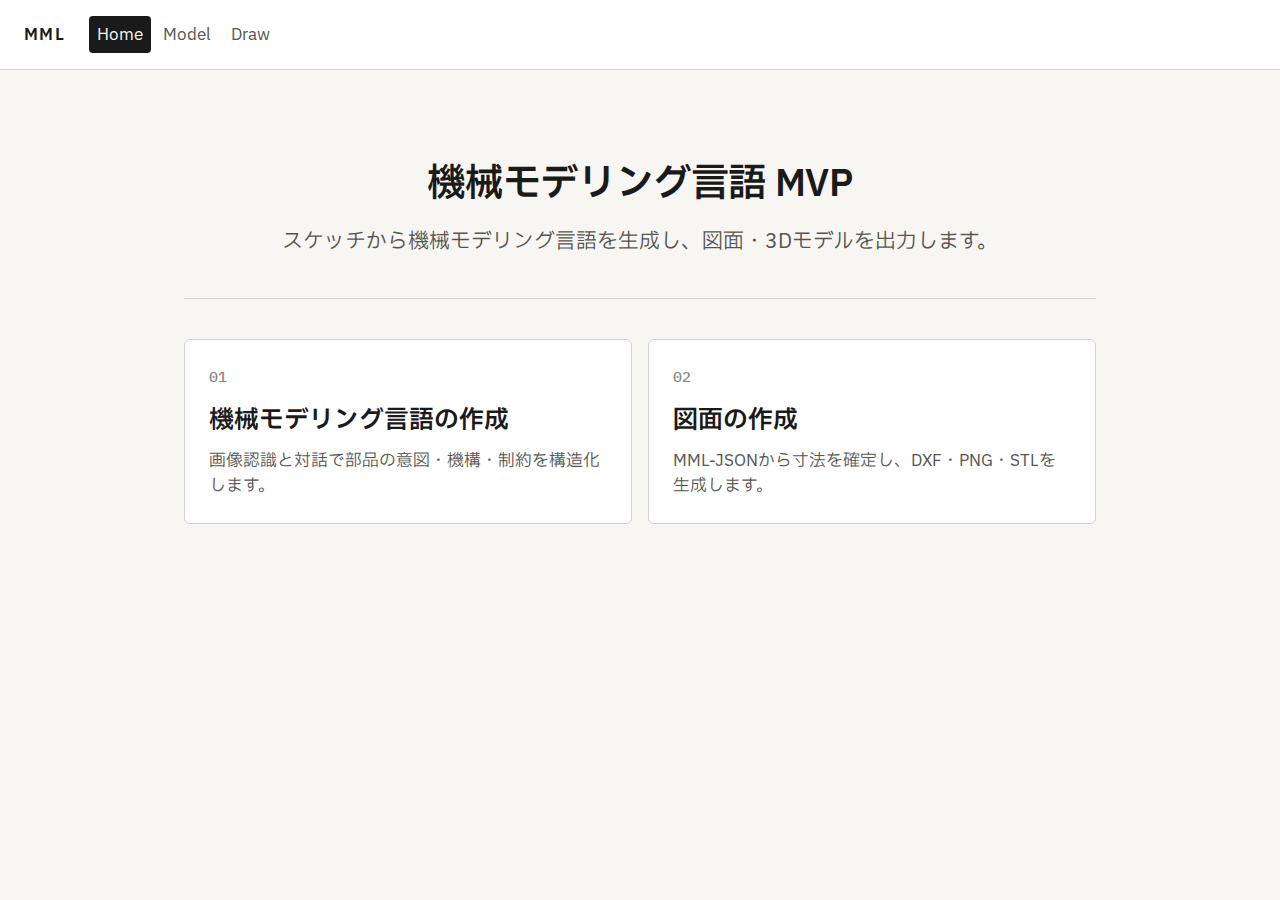
<file: templates/index.html>
<!doctype html>
<html lang="ja">
  <head>
    <meta charset="utf-8" />
    <meta name="viewport" content="width=device-width, initial-scale=1" />
    <title>機械モデリング言語 MVP</title>
    <link rel="stylesheet" href="/static/style.css?v=3" />
  </head>
  <body>
    <nav class="topbar">
      <span class="topbar-brand">MML</span>
      <div class="topbar-nav">
        <a class="topbar-link active" href="/">Home</a>
        <a class="topbar-link" href="/model">Model</a>
        <a class="topbar-link" href="/draw">Draw</a>
      </div>
    </nav>

    <main class="page page-wide">
      <header class="hero hero-home">
        <h1>機械モデリング言語 MVP</h1>
        <p>スケッチから機械モデリング言語を生成し、図面・3Dモデルを出力します。</p>
      </header>

      <div class="home-grid">
        <a class="home-card" href="/model">
          <span class="home-card-num">01</span>
          <span class="home-card-title">機械モデリング言語の作成</span>
          <span class="home-card-desc">画像認識と対話で部品の意図・機構・制約を構造化します。</span>
        </a>
        <a class="home-card" href="/draw">
          <span class="home-card-num">02</span>
          <span class="home-card-title">図面の作成</span>
          <span class="home-card-desc">MML-JSONから寸法を確定し、DXF・PNG・STLを生成します。</span>
        </a>
      </div>
    </main>
  </body>
</html>
</file>
<file: static/style.css>
@import url("https://fonts.googleapis.com/css2?family=IBM+Plex+Sans:wght@400;500;600&family=IBM+Plex+Sans+JP:wght@400;500;600&family=IBM+Plex+Mono:wght@400;500&display=swap");

/* ── tokens ── */
:root {
  --c-bg: #f7f6f3;
  --c-surface: #ffffff;
  --c-border: #d4d2cc;
  --c-border-light: #e8e6e1;
  --c-ink: #1a1a1a;
  --c-ink-2: #555550;
  --c-ink-3: #8a8a82;
  --c-primary: #c8553a;
  --c-primary-hover: #b04a32;
  --c-tag: #e9e7e2;
  --c-tag-text: #4a4a44;
  --c-code-bg: #f0efeb;
  --font-sans: "IBM Plex Sans", "IBM Plex Sans JP", "Hiragino Kaku Gothic ProN", sans-serif;
  --font-mono: "IBM Plex Mono", "Menlo", monospace;
  --space-xs: 4px;
  --space-s: 8px;
  --space-m: 16px;
  --space-l: 24px;
  --space-xl: 40px;
  --space-2xl: 64px;
  --radius-s: 4px;
  --radius-m: 6px;

  /* fluid font sizes: clamp(min, preferred, max) */
  --fs-xs:   clamp(0.8rem,  0.7rem + 0.4vw, 0.95rem);
  --fs-s:    clamp(0.9rem,  0.8rem + 0.5vw, 1.05rem);
  --fs-base: clamp(1rem,    0.85rem + 0.65vw, 1.2rem);
  --fs-m:    clamp(1.05rem, 0.9rem + 0.7vw, 1.3rem);
  --fs-l:    clamp(1.2rem,  1rem + 0.9vw, 1.55rem);
  --fs-xl:   clamp(1.6rem,  1.2rem + 1.6vw, 2.4rem);
}

/* ── reset ── */
*, *::before, *::after { box-sizing: border-box; }

body {
  margin: 0;
  min-height: 100vh;
  font-family: var(--font-sans);
  font-size: var(--fs-base);
  line-height: 1.7;
  color: var(--c-ink);
  background: var(--c-bg);
  -webkit-font-smoothing: antialiased;
}

a { color: inherit; text-decoration: none; }

/* ── nav ── */
.topbar {
  display: flex;
  align-items: center;
  gap: var(--space-l);
  padding: var(--space-m) var(--space-l);
  border-bottom: 1px solid var(--c-border);
  background: var(--c-surface);
}

.topbar-brand {
  font-size: var(--fs-s);
  font-weight: 600;
  letter-spacing: 0.08em;
  text-transform: uppercase;
  color: var(--c-ink);
}

.topbar-nav {
  display: flex;
  gap: var(--space-xs);
}

.topbar-link {
  padding: var(--space-xs) var(--space-s);
  font-size: var(--fs-s);
  color: var(--c-ink-2);
  border-radius: var(--radius-s);
  transition: background 0.15s;
}

.topbar-link:hover {
  background: var(--c-tag);
  color: var(--c-ink);
}

.topbar-link.active {
  background: var(--c-ink);
  color: var(--c-bg);
}

/* ── layout ── */
.page {
  max-width: 760px;
  margin: 0 auto;
  padding: var(--space-xl) var(--space-l) var(--space-2xl);
}

.page-wide {
  max-width: 960px;
}

/* ── hero ── */
.hero {
  margin-bottom: var(--space-xl);
  padding-bottom: var(--space-l);
  border-bottom: 1px solid var(--c-border);
}

.hero h1 {
  font-size: var(--fs-xl);
  font-weight: 600;
  margin: 0 0 var(--space-xs);
  letter-spacing: -0.01em;
}

.hero p {
  margin: 0;
  color: var(--c-ink-2);
  font-size: var(--fs-base);
}

.hero-home {
  text-align: center;
  padding-top: var(--space-xl);
  padding-bottom: var(--space-xl);
}

.hero-home h1 {
  font-size: var(--fs-xl);
  margin-bottom: var(--space-s);
}

.hero-home p {
  font-size: var(--fs-m);
}

/* ── card ── */
.card {
  background: var(--c-surface);
  border: 1px solid var(--c-border);
  border-radius: var(--radius-m);
  padding: var(--space-l);
}

.card + .card {
  margin-top: var(--space-m);
}

/* ── typography ── */
.lead {
  margin: 0 0 var(--space-m);
  color: var(--c-ink-2);
  font-size: var(--fs-base);
}

.section-title {
  font-size: var(--fs-m);
  font-weight: 600;
  margin: var(--space-l) 0 var(--space-m);
  padding-bottom: var(--space-s);
  border-bottom: 1px solid var(--c-border-light);
}

.section-title:first-child {
  margin-top: 0;
}

/* ── actions ── */
.actions {
  display: flex;
  gap: var(--space-s);
  flex-wrap: wrap;
  align-items: center;
}

/* ── home cards ── */
.home-grid {
  display: grid;
  grid-template-columns: 1fr 1fr;
  gap: var(--space-m);
}

.home-card {
  display: flex;
  flex-direction: column;
  gap: var(--space-s);
  background: var(--c-surface);
  border: 1px solid var(--c-border);
  border-radius: var(--radius-m);
  padding: var(--space-l);
  transition: border-color 0.15s;
}

.home-card:hover {
  border-color: var(--c-ink-3);
}

.home-card-num {
  font-size: var(--fs-xs);
  font-weight: 500;
  font-family: var(--font-mono);
  color: var(--c-ink-3);
}

.home-card-title {
  font-size: var(--fs-l);
  font-weight: 600;
}

.home-card-desc {
  font-size: var(--fs-s);
  color: var(--c-ink-2);
  line-height: 1.5;
}

/* ── form ── */
.form {
  display: flex;
  flex-direction: column;
  gap: var(--space-m);
}

.grid {
  display: grid;
  gap: var(--space-m);
  grid-template-columns: repeat(auto-fit, minmax(200px, 1fr));
}

.field {
  display: flex;
  flex-direction: column;
  gap: var(--space-xs);
}

.field > span,
.field > label {
  font-size: var(--fs-s);
  font-weight: 500;
  color: var(--c-ink-2);
}

.field input,
.field select,
.field textarea {
  padding: 10px 12px;
  border: 1px solid var(--c-border);
  border-radius: var(--radius-s);
  font-size: var(--fs-base);
  font-family: var(--font-sans);
  background: var(--c-surface);
  color: var(--c-ink);
  transition: border-color 0.15s;
}

.field input:focus,
.field select:focus,
.field textarea:focus {
  outline: none;
  border-color: var(--c-ink);
}

.field input[type="checkbox"] {
  width: 16px;
  height: 16px;
  accent-color: var(--c-primary);
}

.field input[type="file"] {
  font-size: var(--fs-s);
  padding: var(--space-s);
  border-style: dashed;
  cursor: pointer;
}

.field input[type="file"]:hover {
  border-color: var(--c-ink-3);
  background: var(--c-code-bg);
}

/* ── chat page layout ── */
.page-chat {
  display: flex;
  flex-direction: column;
  height: calc(100vh - 53px);
  max-width: 760px;
  margin: 0 auto;
  padding: 0 var(--space-l);
}

.page-chat .hero {
  flex-shrink: 0;
  margin-bottom: var(--space-m);
  padding-top: var(--space-l);
  padding-bottom: var(--space-m);
}

.page-chat .card {
  flex: 1;
  display: flex;
  flex-direction: column;
  min-height: 0;
  margin-bottom: var(--space-m);
}

.page-chat .form {
  flex: 1;
  display: flex;
  flex-direction: column;
  min-height: 0;
}

/* ── chat ── */
.chat {
  flex: 1;
  display: flex;
  flex-direction: column;
  gap: var(--space-s);
  overflow-y: auto;
  padding: var(--space-s) var(--space-xs);
  min-height: 0;
}

.chat-input-bar {
  flex-shrink: 0;
  display: flex;
  gap: var(--space-s);
  align-items: flex-end;
  padding: var(--space-m) 0 var(--space-xs);
  border-top: 1px solid var(--c-border-light);
}

.chat-input-bar input,
.chat-input-bar textarea {
  flex: 1;
  padding: 12px 14px;
  border: 1px solid var(--c-border);
  border-radius: var(--radius-s);
  font-size: var(--fs-base);
  font-family: var(--font-sans);
  background: var(--c-surface);
  color: var(--c-ink);
}

.chat-input-bar input:focus,
.chat-input-bar textarea:focus {
  outline: none;
  border-color: var(--c-ink);
}

.chat-input-bar textarea {
  resize: none;
  min-height: 44px;
  max-height: 120px;
}

.chat-actions {
  flex-shrink: 0;
  display: flex;
  gap: var(--space-s);
  flex-wrap: wrap;
  padding: var(--space-s) 0 var(--space-xs);
}

.message {
  display: flex;
}

.message.bot {
  justify-content: flex-start;
}

.message.user {
  justify-content: flex-end;
}

.bubble {
  max-width: 72%;
  padding: 12px 16px;
  font-size: var(--fs-base);
  line-height: 1.55;
}

.message.bot .bubble {
  background: var(--c-code-bg);
  border-radius: 2px var(--radius-m) var(--radius-m) var(--radius-m);
  color: var(--c-ink);
}

.message.user .bubble {
  background: var(--c-ink);
  color: var(--c-bg);
  border-radius: var(--radius-m) 2px var(--radius-m) var(--radius-m);
}

/* ── loading overlay ── */
.loading-overlay {
  display: none;
  position: fixed;
  inset: 0;
  z-index: 1000;
  background: rgba(247, 246, 243, 0.85);
  flex-direction: column;
  align-items: center;
  justify-content: center;
  gap: var(--space-l);
}

.loading-overlay.active {
  display: flex;
}

.loading-spinner {
  width: 40px;
  height: 40px;
  border: 3px solid var(--c-border);
  border-top-color: var(--c-ink);
  border-radius: 50%;
  animation: spin 0.8s linear infinite;
}

@keyframes spin {
  to { transform: rotate(360deg); }
}

.loading-text {
  font-size: var(--fs-base);
  color: var(--c-ink-2);
}

/* ── buttons ── */
.btn {
  display: inline-flex;
  align-items: center;
  justify-content: center;
  gap: var(--space-s);
  padding: 10px 20px;
  font-size: var(--fs-s);
  font-weight: 500;
  font-family: var(--font-sans);
  border: none;
  border-radius: var(--radius-s);
  cursor: pointer;
  text-decoration: none;
  transition: background 0.15s, opacity 0.15s;
  background: var(--c-ink);
  color: var(--c-bg);
}

.btn:hover {
  opacity: 0.85;
}

.btn.secondary {
  background: var(--c-tag);
  color: var(--c-ink);
}

.btn.secondary:hover {
  background: var(--c-border);
  opacity: 1;
}

.btn.accent {
  background: var(--c-primary);
  color: #fff;
}

.btn.accent:hover {
  background: var(--c-primary-hover);
  opacity: 1;
}

/* ── outputs grid ── */
.outputs {
  display: flex;
  flex-wrap: wrap;
  gap: var(--space-s);
  margin-bottom: var(--space-m);
}

.outputs .btn {
  font-family: var(--font-mono);
  font-size: var(--fs-xs);
  font-weight: 400;
  padding: 8px 16px;
  background: var(--c-tag);
  color: var(--c-tag-text);
  border: 1px solid var(--c-border-light);
}

.outputs .btn:hover {
  background: var(--c-border);
  border-color: var(--c-border);
  opacity: 1;
}

/* ── code block ── */
.code {
  background: var(--c-code-bg);
  padding: var(--space-m);
  border-radius: var(--radius-s);
  font-family: var(--font-mono);
  font-size: var(--fs-xs);
  line-height: 1.6;
  overflow-x: auto;
  margin: 0;
  border: 1px solid var(--c-border-light);
  white-space: pre-wrap;
  word-break: break-all;
}

/* ── preview ── */
.preview {
  margin-top: var(--space-m);
}

.preview img {
  max-width: 100%;
  border: 1px solid var(--c-border);
  border-radius: var(--radius-s);
}

/* ── link ── */
.link {
  display: inline-block;
  margin-top: var(--space-m);
  font-size: var(--fs-s);
  font-weight: 500;
  color: var(--c-primary);
  border-bottom: 1px solid transparent;
  transition: border-color 0.15s;
}

.link:hover {
  border-color: var(--c-primary);
}

/* ── notices ── */
.error {
  padding: 10px 14px;
  background: #fdf0ed;
  border: 1px solid #e8c4ba;
  border-radius: var(--radius-s);
  color: #9e3a22;
  font-size: var(--fs-s);
  margin-bottom: var(--space-m);
}

.notice {
  padding: 10px 14px;
  background: var(--c-code-bg);
  border: 1px solid var(--c-border);
  border-radius: var(--radius-s);
  color: var(--c-ink-2);
  font-size: var(--fs-s);
  margin-bottom: var(--space-m);
}

/* ── responsive ── */
@media (max-width: 640px) {
  .page {
    padding: var(--space-l) var(--space-m) var(--space-xl);
  }

  .card {
    padding: var(--space-m);
  }

  .home-grid {
    grid-template-columns: 1fr;
  }

  .bubble {
    max-width: 100%;
  }

  .page-chat {
    height: calc(100vh - 49px);
    padding: 0 var(--space-m);
  }
}
</file>
